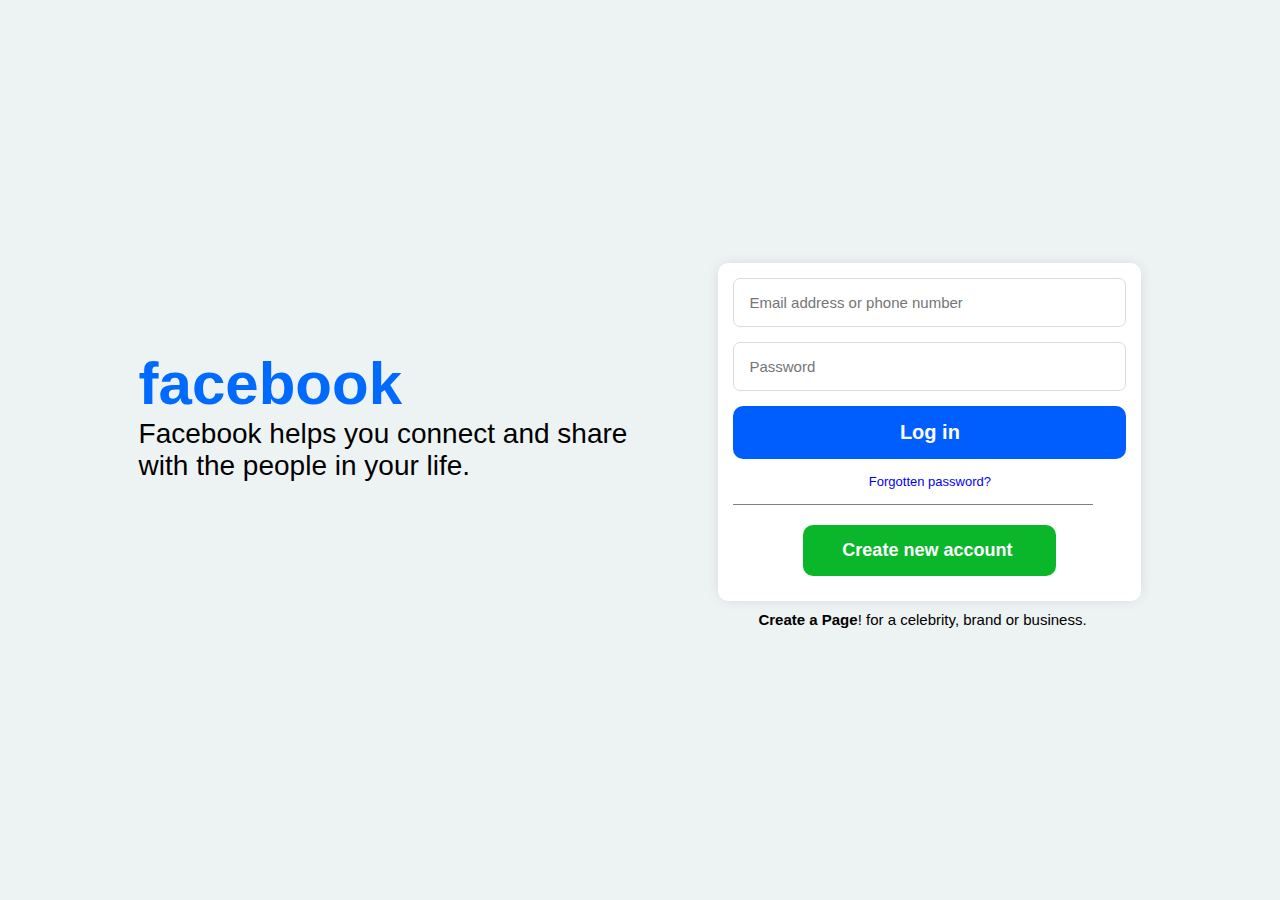
<file: Facebook/index.html>
<!doctype html>
<html>

<head>
    <title>Facebook - log in or sign up</title>
    <link rel="stylesheet" href="facebook.css">
    <link rel="icon" href="./facebook-icon.png" type="image/x-icon" />
</head>

<body>
    <main>
        <aside>
            <h1>facebook</h1>
            <p>Facebook helps you connect and share with the people in your life.</p>
        </aside>
        <section id="login">
            <form>
                <input type="text" id="email" placeholder="Email address or phone number">
                <input type="password"id="pass" placeholder="Password" size="38">
                <input type="button" id="bt1" value="Log in">
                <a style="text-align: center;" href="">Forgotten password?</a>
                <div id="line"></div>
                <input type="button" id="bt2" value="Create new account ">
            </form>
            
            <p class="foot"><a class="foot"href="" style="font-weight: bold;">Create a Page</a>! for a celebrity, brand or business.</p>

        </section>

    </main>
</body>

</html>
</file>
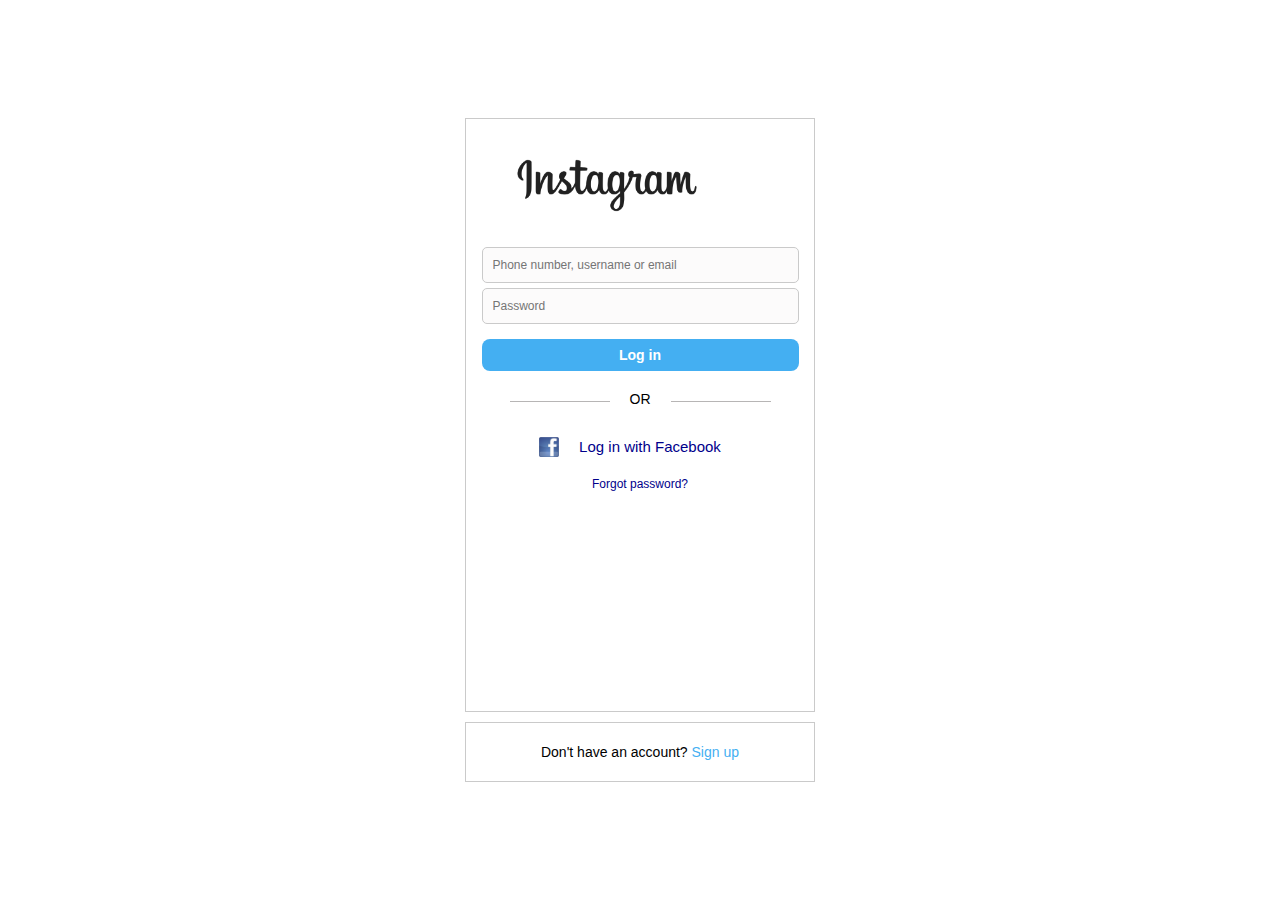
<file: Insta_login/index.html>
<!DOCTYPE html>
<html lang="en">
<head>
    <meta charset="UTF-8">
    <meta name="viewport" content="width=device-width, initial-scale=1.0">
    <title>Instagram</title>
    <link rel="stylesheet" href="index.css"></li>
</head>
<body>
    <main>
        <section id="login1">
            <form action="">
                <img id="Main_image" src="Instagram_logo.svg.png" alt="">
                <input type="text" placeholder="Phone number, username or email" size="40">
                <input type="password" placeholder="Password">
                <button>Log in</button>
            </form>
            <div id="hor">
                <div class="line"></div>
                <p>OR</p>
                <div class="line"></div>
            </div>
            <article>
                <img id="Fb_logo" src="th.jpg" alt="">
                <p id="fb">Log in with Facebook</p>
            </article>
            <a id="forgot">Forgot password?</a>
        </section>
        <section id="bottom">
            <p>Don't have an account? <a id="signup">Sign up</a></p>
        </section>
    </main>
</body>
</html>
</file>
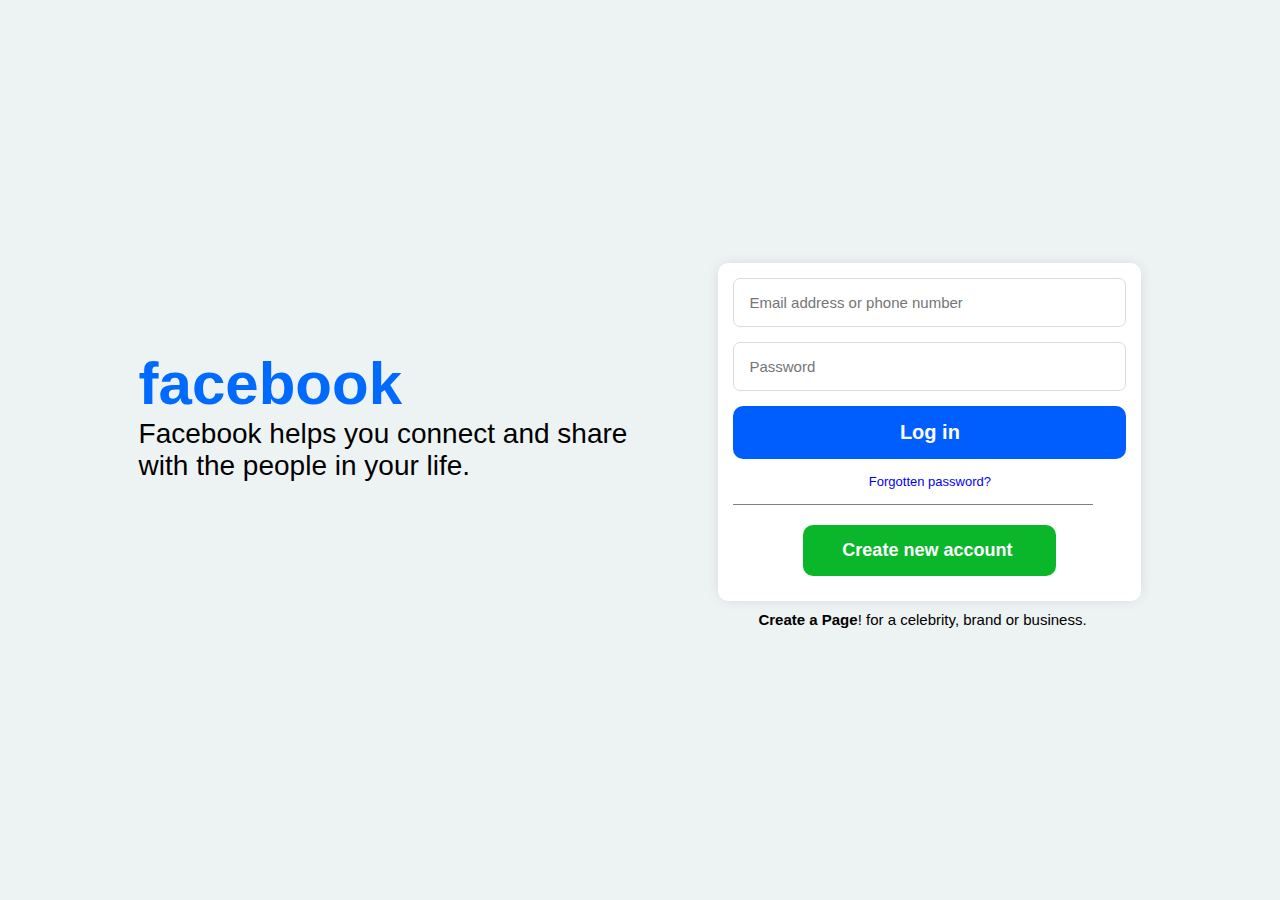
<file: Facebook/facebook.html>
<!doctype html>
<html>

<head>
    <title>Facebook - log in or sign up</title>
    <link rel="stylesheet" href="facebook.css">
</head>

<body>
    <main>
        <aside>
            <h1>facebook</h1>
            <p>Facebook helps you connect and share with the people in your life.</p>
        </aside>
        <section id="login">
            <form>
                <input type="text" id="email" placeholder="Email address or phone number">
                <input type="password"id="pass" placeholder="Password" size="38">
                <input type="button" id="bt1" value="Log in">
                <a style="text-align: center;" href="">Forgotten password?</a>
                <div id="line"></div>
                <input type="button" id="bt2" value="Create new account ">
            </form>
            
            <p class="foot"><a class="foot"href="" style="font-weight: bold;">Create a Page</a>! for a celebrity, brand or business.</p>

        </section>

    </main>
</body>

</html>
</file>
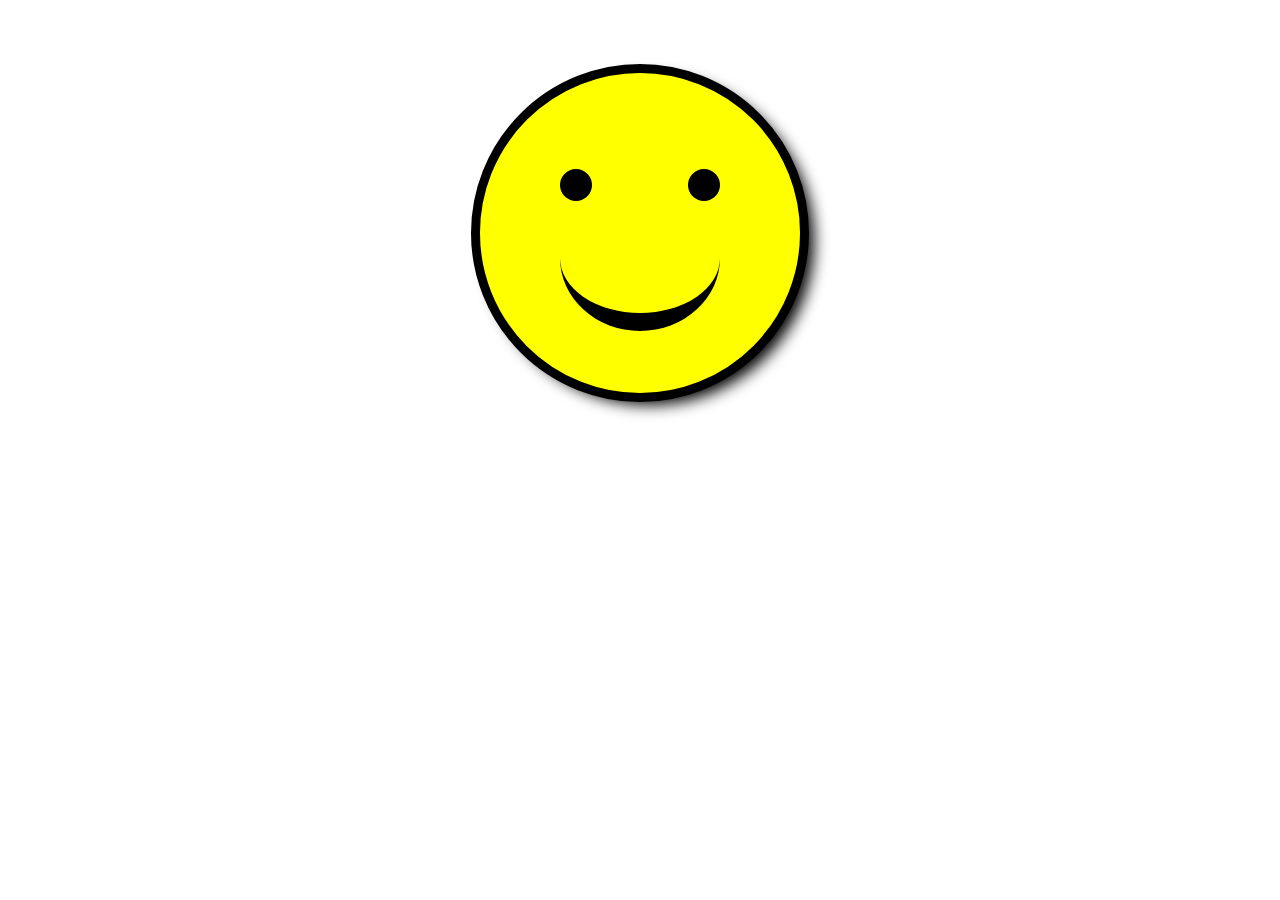
<file: Tasks/emoji.html>
<!DOCTYPE html>
<html lang="en">
<head>
    <meta charset="UTF-8">
    <meta name="viewport" content="width=device-width, initial-scale=2.0">
    <title>Smiley</title>
    <style>
    body{
        margin: 0%;
        padding: 0%;
        box-sizing: border-box;
    }
    .main{
        display: flex;
        justify-content: center;
        align-items: center;
    }
    .container{
        aspect-ratio: 1/1;
        margin-top: 5%;
        position: relative;
        height: 60%;
        width: 25%;
        border: 1vh solid black;
        border-radius: 50%;
        background-color: yellow;
        box-shadow: 10px 8px 15px -5px;
    }
    .eye1{
        position: absolute;
        height: 10%;
        width: 10%;
        top: 30%;
        left: 25%;
        background-color: black;
        border-radius: 50%;
    }
    .eye2{
        position: absolute;
        height: 10%;
        width: 10%;
        top: 30%;
        right: 25%;
        background-color: black;
        border-radius: 50%;
    }
    .smile{
        position: absolute;
        height: 40%;
        width: 50%;
        top: 35%;
        left: 25%;
        border-bottom: 2vh solid black;
        border-radius: 50%;
    }
</style>
</head>
<body>
    <div class="main">
        <div class="container">
            <div class="eye1"></div>
            <div class="eye2"></div>
            <div class="smile"></div>
        </div>
    </div>
</body>
</html>
</file>
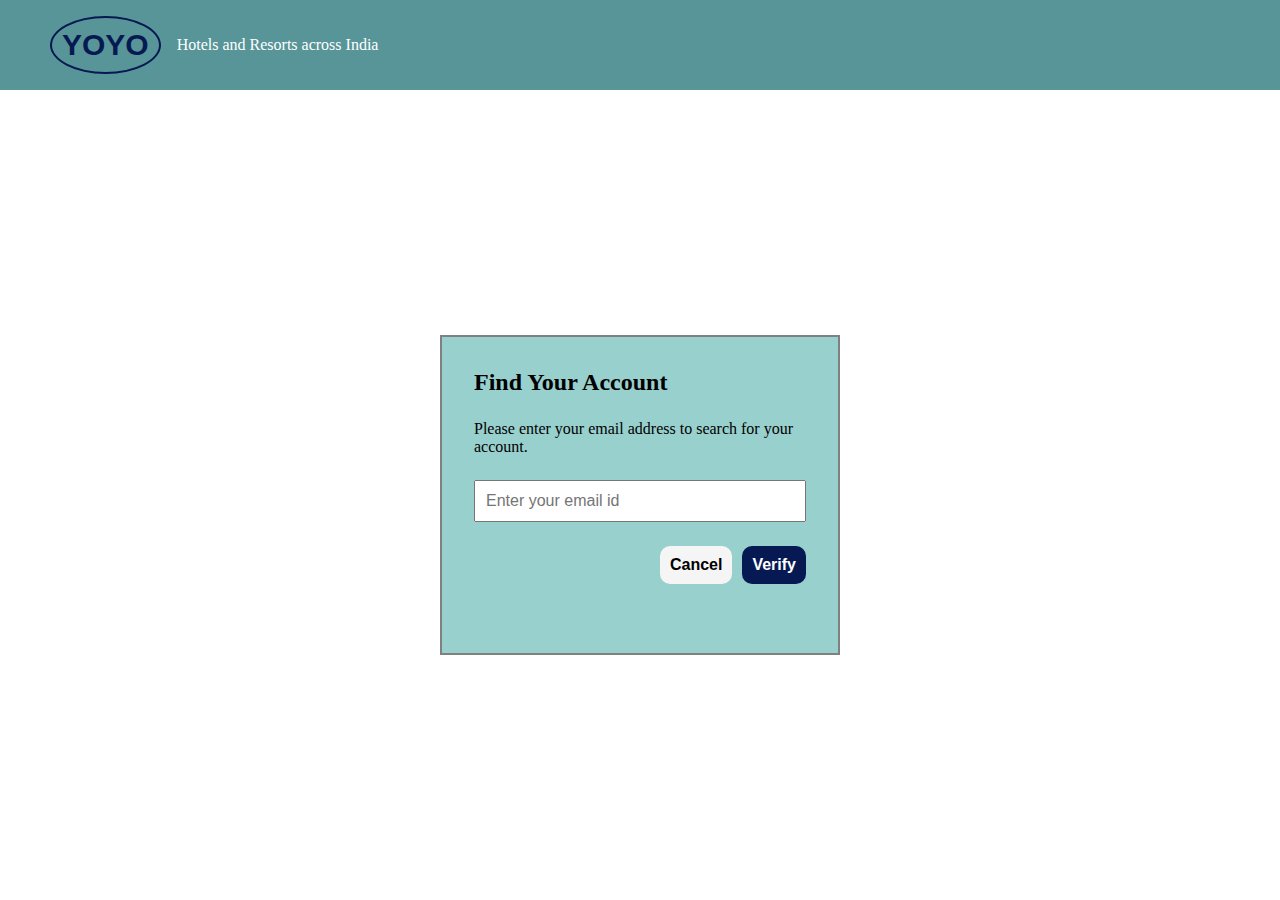
<file: Vit rooms/forgotPassword.html>
<!DOCTYPE html>
<html lang="en">
<head>
    <meta charset="UTF-8">
    <meta name="viewport" content="width=device-width, initial-scale=1.0">
    <title>YOYO-Forgot Password</title>
    <link rel="stylesheet" href="./forgotPassword.css">
</head>
<body>
    <main>
        <header>
            <div class="logo">YOYO</div>
            <p class="head_txt">Hotels and Resorts across India</p>
        </header>
        <section>
            <form action="">
                <h2>Find Your Account</h2>
                <p>Please enter your email address to search for your account.</p>
                <input type="email" placeholder="Enter your email id">
                <div><button class="btn1"><a href="./login.html">Cancel</a></button><button class="btn2"><a href="./resetPassword.html">Verify</a></button></div>
            </form>
        </section>
    </main>
</body>
</html>
</file>
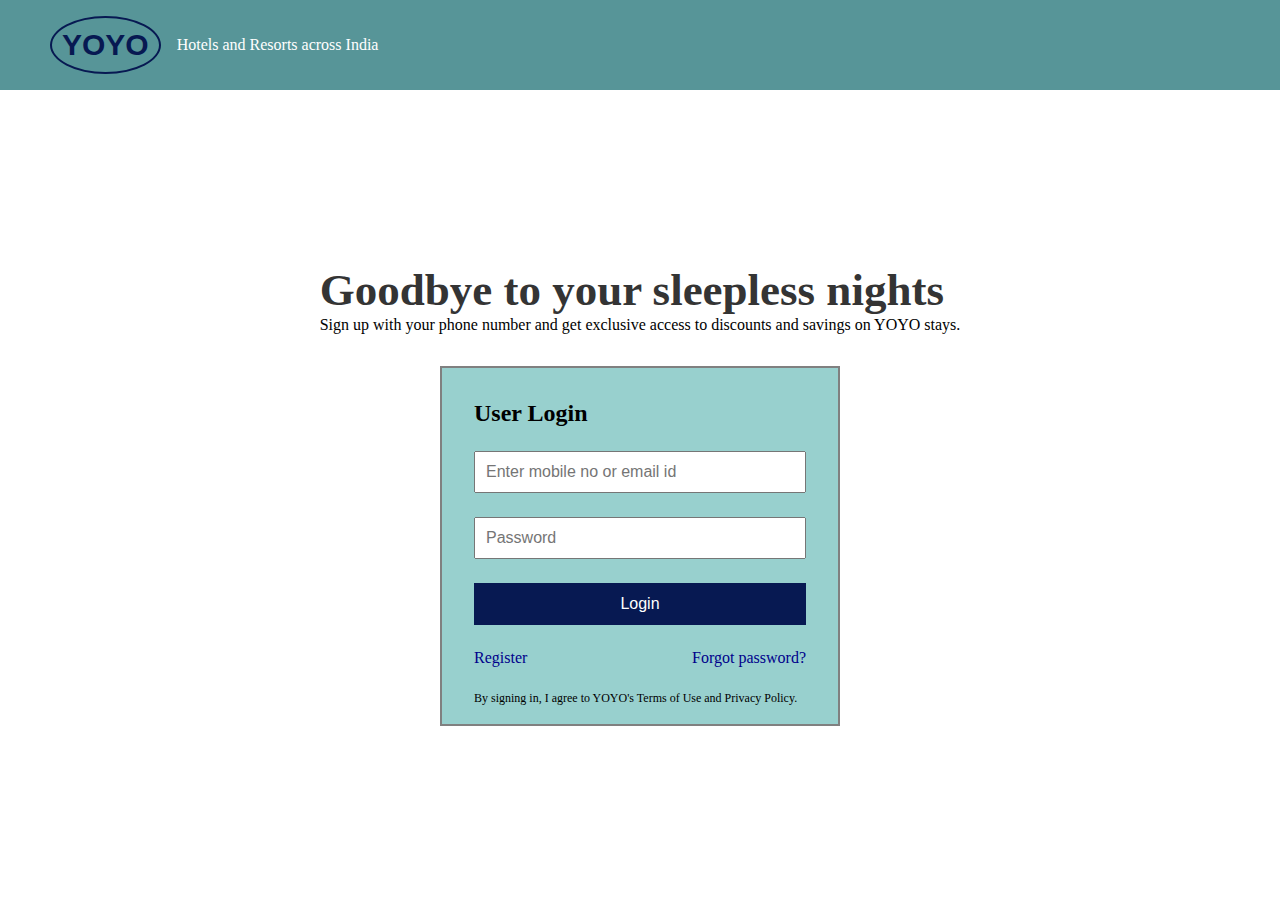
<file: Vit rooms/login.html>
<!DOCTYPE html>
<html lang="en">
<head>
    <meta charset="UTF-8">
    <meta name="viewport" content="width=device-width, initial-scale=1.0">
    <title>YOYO Login</title>
    <link rel="stylesheet" href="login.css">
</head>
<body>
    <main>
        <header>
            <div class="logo">YOYO</div>
            <p class="head_txt">Hotels and Resorts across India</p>
        </header>
        <section>
            <div class="main_txt">
                <h2>Goodbye to your sleepless nights</h2>
                <span>Sign up with your phone number and get exclusive access to discounts and savings on YOYO stays.</span>
            </div>
            <form action="">
                <h4>User Login</h4>
                <input type="email" placeholder="Enter mobile no or email id">
                <input type="password" placeholder="Password">
                <button><a href="./yoyoUser.html">Login</a></button>
                <div class="ref">
                    <a href="register.html">Register</a><a href="./forgotPassword.html">Forgot password?</a>
                </div>
                <p>By signing in, I agree to YOYO's Terms of Use and Privacy Policy.</p>
            </form>
        </section>
    </main>
</body>
</html>
</file>
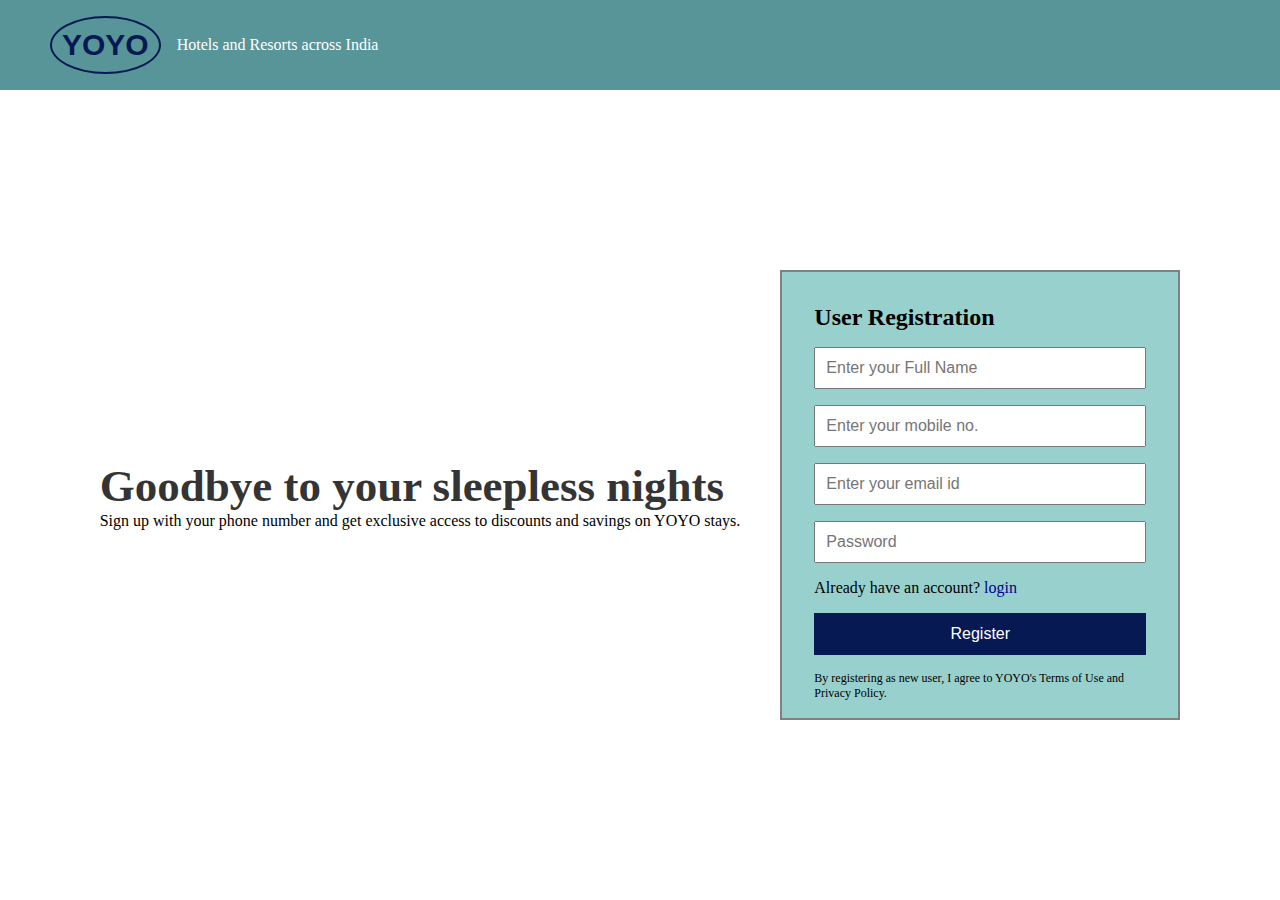
<file: Vit rooms/register.html>
<!DOCTYPE html>
<html lang="en">
<head>
    <meta charset="UTF-8">
    <meta name="viewport" content="width=device-width, initial-scale=1.0">
    <title>YOYO User Registration</title>
    <link rel="stylesheet" href="./register.css">
</head>
<body>
    <main>
        <header>
            <div class="logo">YOYO</div>
            <p class="head_txt">Hotels and Resorts across India</p>
        </header>
        <section>
            <div class="main_txt">
                <h2>Goodbye to your sleepless nights</h2>
                <span>Sign up with your phone number and get exclusive access to discounts and savings on YOYO stays.</span>
            </div>
            <form action="">
                <h4>User Registration</h4>
                <input type="text" placeholder="Enter your Full Name">
                <input type="number" placeholder="Enter your mobile no.">
                <input type="email" placeholder="Enter your email id">
                <input type="password" placeholder="Password">
                <div class="ref"> Already have an account? <a href="login.html">login</a></div>
                <button><a href="./login.html">Register</a></button>
                <p>By registering as new user, I agree to YOYO's Terms of Use and Privacy Policy.</p>
            </form>
        </section>
    </main>
</body>
</html>
</file>
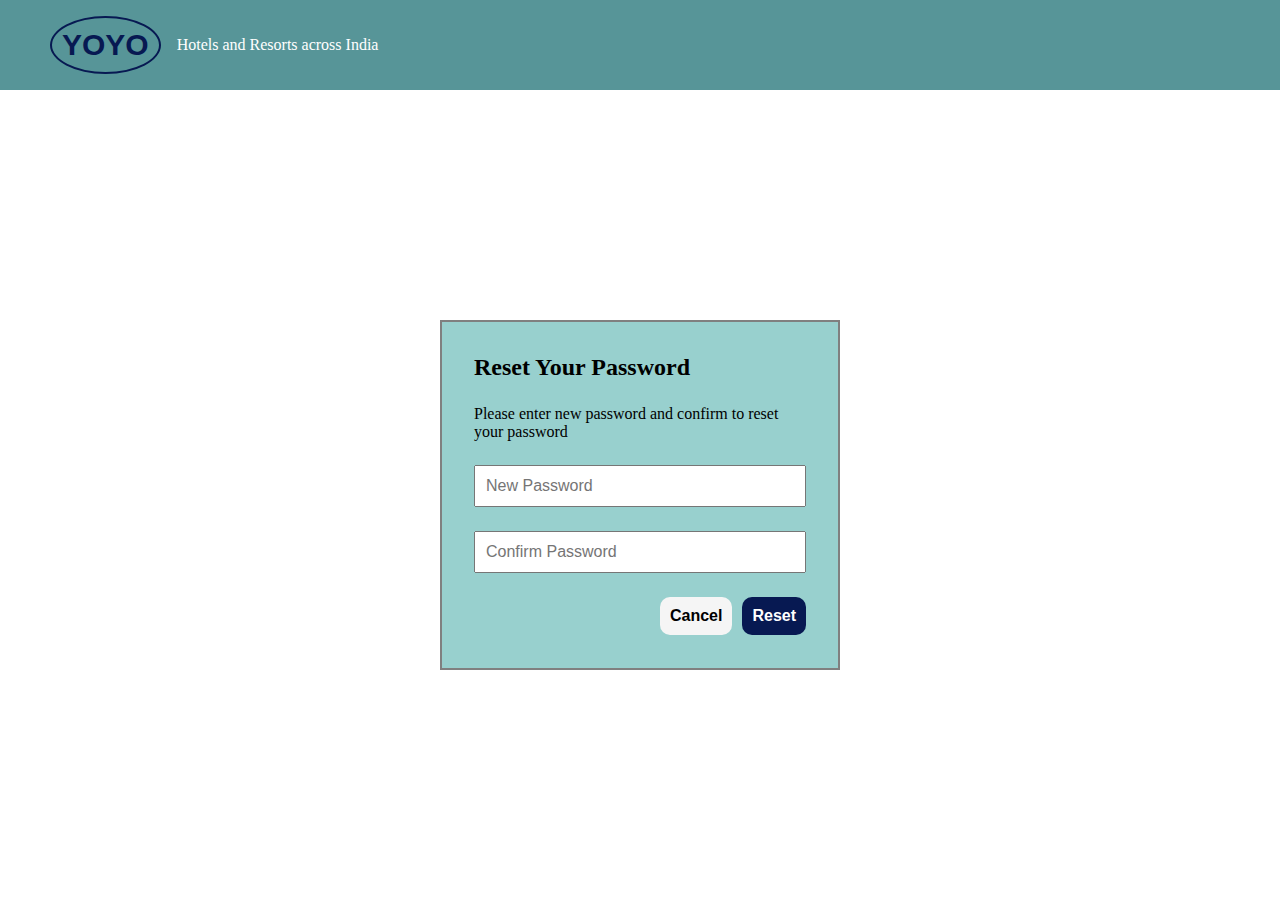
<file: Vit rooms/resetPassword.html>
<!DOCTYPE html>
<html lang="en">
<head>
    <meta charset="UTF-8">
    <meta name="viewport" content="width=device-width, initial-scale=1.0">
    <title>YOYO-Reset Password</title>
    <link rel="stylesheet" href="./resetPassword.css">
</head>
<body>
    <main>
        <header>
            <div class="logo">YOYO</div>
            <p class="head_txt">Hotels and Resorts across India</p>
        </header>
        <section>
            <form action="">
                <h2>Reset Your Password</h2>
                <p>Please enter new password and confirm to reset your password</p>
                <input type="password" placeholder="New Password">
                <input type="password" placeholder="Confirm Password">
                <div><button class="btn1"><a href="./forgotPassword.html">Cancel</a></button><button class="btn2"><a href="./login.html">Reset</a></button></div>
            </form>
        </section>
    </main>
    
</body>
</html>
</file>
<file: Facebook/facebook.css>
body{
    background-color:rgb(237, 242, 242); 
    font-family:'Segoe UI', Tahoma, Geneva, Verdana, sans-serif ;
}
main{
    display: flex;
    justify-content: center;
    align-items: center;
    height: 95vh;
    padding: 10px;
}
h1{
    font-size: 60px;
    font-weight: bold;
    color: rgb(0, 106, 255);
    margin: 0%;
}
p{
    font-size: 28px;
    color: black;
    font-weight: 400;
    padding-right: 2rem;
    margin: 0%;
}
form{
    background-color: white;
    display: flex;
    flex-direction: column;
    justify-content: center;
    padding: 15px;
    border-radius: 10px;
    box-shadow: 0px 0px 15px -5px rgb(193, 193, 193);
}
#bt1{
    background: rgb(0, 94, 255);
    color: white;
    padding: 15px;
    font-size: 15px;
    border-radius: 10px;
    border: none;
    font-size: 20px;
    font-weight: bold;
    margin-bottom: 15px;
}
#bt2{
    background: rgb(10, 183, 42);
    color: rgb(255, 255, 255);
    padding: 15px;
    font-size: 18px;
    border-radius: 10px;
    border: none;
    margin-left: 70px;
    margin-right: 70px;
    margin-top: 20px;
    margin-bottom: 10px;
    font-weight: bold;
}
#email,#pass{
    padding: 15px;
    font-style: bold;
    font-size: 15px;
    border-radius: 7px;
    border: 1px groove rgb(220, 219, 219);
    margin-bottom: 15px;
    outline-color: blue;
}
a{
    color:blue;
    margin-bottom: 15px;
    text-decoration: none;
    font-size: 13px;

}
.foot{
    font-size: 15px;
    color: black;
    margin-left: 20px;
    margin-top: 10px;
}
aside{
    width: 45%;
    padding-bottom: 2.5rem;
    margin-right: 20px;
    margin-bottom: 20px;
}
#line{
    height: 0.5px;
    width: 360px;
    background-color: gray;
}
</file>
<file: Insta_login/index.css>
*{
    margin: 0;
    padding: 0;
    box-sizing: border-box;
    font-family:'Segoe UI', Tahoma, Geneva, Verdana, sans-serif ;
}
#Main_image{
    width: 250px;
    padding: 30px;
}
main{
    display: flex;
    flex-direction: column;
    justify-content: center;
    align-items: center;
    height: 100vh;
}
#login1{
    display: flex;
    flex-direction: column;
    align-items: center;
    height: 66vh;
    border: 1px groove rgb(202, 202, 202);
    width: 350px;
}
form{
    display: flex;
    flex-direction: column;    
}
#Fb_logo{
    width: 20px;
}
article{
    display: flex;
    justify-content: center;
    align-items: center;
    padding: 10px;
    margin-top: 10px;
}
input{
    padding: 10px;
    font-style: bold;
    font-size: 12px;
    border-radius: 5px;
    border: 1px solid rgb(202, 202, 202);
    margin-bottom: 5px;
    background-color: rgba(247, 245, 245, 0.413);
}
button{
    color: white;
    padding: 8px;
    font-size: 14px;
    font-weight: 600;
    border-radius: 8px;
    border: none;
    margin-top: 10px;
    margin-bottom: 10px;
    background-color: rgb(68, 175, 242);
}
.line{
    width: 100px;
    height: 1px;
    margin-top: 10px;
    background-color: rgb(183, 181, 181);;
}
#hor{
    display: flex;
    margin-top: 10px;
    margin-bottom: 10px;
}
p{
    margin: 0 20px;
    font-size: 14px;
}
a{
    text-decoration: none;
    margin-top: 10px;
}
#bottom{
    display: flex;
    justify-content:center;
    align-items: center;
    margin-top: 10px;
    border: 1px groove rgb(202, 202, 202);
    width: 350px;
    height: 60px;
}
#fb{
    color: darkblue;
    font-size: 15px;
    font-weight: 500;
}
#forgot{
    font-size: 12px;
    color: darkblue
}
#signup{
    font-weight: 500;
    font-size: 14px;
    color: rgb(68, 175, 242);
}
</file>
<file: Vit rooms/forgotPassword.css>
*{
    margin: 0;
    padding: 0;
    box-sizing: border-box;
}
main{
    height: 100vh;
    width: 100vw;
    background: url(https://comfortbeddings.in/cdn/shop/products/Aqua_373a69e1-7851-4eb1-862e-612816b4052a_1200x1000.jpg?v=1683276614);
    background-repeat: no-repeat;
    background-size: cover;
}
header{
    height: 10vh;
    display: flex;
    justify-content: start;
    align-items: center;
    background-color: #0b656ab0;
    gap: 1rem;
    padding: 0 50px 0 50px;
}
.logo{
    font-size: 30px;
    font-weight: bolder;
    font-family:'Gill Sans', 'Gill Sans MT', Calibri, 'Trebuchet MS', sans-serif;
    color: #071952;
    border: 2px solid;
    padding: 10px;
    border-radius: 50%;
}
.head_txt{
    font-size: medium;
    color: white;
}
section{
    height: 90vh;
    width: 100vw;
    display: flex;
    justify-content: center;
    align-items: center;
    gap: 2.5rem;
}
form{
    height: 320px;
    width: 400px;
    border: 2px solid gray;
    padding: 2rem;
    display: flex;
    flex-direction: column;
    gap: 1.5rem;
    background-color: #35a29e82;
}
input{
    font-size: 16px;
    padding: 10px;
}
form div{
    display: flex;
    justify-content: end;
    gap: 10px;
}
.btn1{
    font-size: 16px;
    font-weight: 600;
    background-color: whitesmoke;
    padding: 10px;
    border: none;
    border-radius: 10px;
}
.btn2{
    font-size: 16px;
    font-weight: 600;
    background-color: #071952;
    padding: 10px;
    border: none;
    border-radius: 10px;
}
.btn1 a{
    text-decoration: none;
    color: black;
}
a{
    text-decoration: none;
    color: white;
}
</file>
<file: Vit rooms/login.css>
*{
    margin: 0;
    padding: 0;
    box-sizing: border-box;
}
main{
    height: 100vh;
    width: 100vw;
    background: url(https://comfortbeddings.in/cdn/shop/products/Aqua_373a69e1-7851-4eb1-862e-612816b4052a_1200x1000.jpg?v=1683276614);
    background-repeat: no-repeat;
    background-size: cover;
}
header{
    height: 10vh;
    display: flex;
    justify-content: start;
    align-items: center;
    background-color: #0b656ab0;
    gap: 1rem;
    padding: 0 50px 0 50px;
}
.logo{
    font-size: 30px;
    font-weight: bolder;
    font-family:'Gill Sans', 'Gill Sans MT', Calibri, 'Trebuchet MS', sans-serif;
    color: #071952;
    border: 2px solid;
    padding: 10px;
    border-radius: 50%;
}
.head_txt{
    font-size: medium;
    color: white;
}
section{
    height: 90vh;
    width: 100vw;
    display: flex;
    flex-direction: column;
    justify-content: center;
    align-items: center;
    gap: 2rem;
}
.main_txt{
    width: auto;
}
h2{
    font-size: 45px;
    color:#343434 ;
}
form{
    height: 360px;
    width: 400px;
    border: 2px solid gray;
    padding: 2rem;
    display: flex;
    flex-direction: column;
    gap: 1.5rem;
    background-color: #35a29e82;
}
h4{
    font-size: 24px;
}
input{
    font-size: 16px;
    padding: 10px;
}
button{
    padding: 12px;
    border: none;
    background-color:#071952;
}
button a{
    font-size: 16px;
    text-decoration: none;
    color: white;
}
.ref{
    display: flex;
    justify-content: space-between;
}
a{
    text-decoration: none;
    color: darkblue;
}
p{
    font-size: 12px;
}
</file>
<file: Vit rooms/register.css>
*{
    margin: 0;
    padding: 0;
    box-sizing: border-box;
}
main{
    height: 100vh;
    width: 100vw;
    background: url(https://comfortbeddings.in/cdn/shop/products/Aqua_373a69e1-7851-4eb1-862e-612816b4052a_1200x1000.jpg?v=1683276614);
    background-repeat: no-repeat;
    background-size: cover;
}
header{
    height: 10vh;
    display: flex;
    justify-content: start;
    align-items: center;
    background-color: #0b656ab0;
    gap: 1rem;
    padding: 0 50px 0 50px;
}
.logo{
    font-size: 30px;
    font-weight: bolder;
    font-family:'Gill Sans', 'Gill Sans MT', Calibri, 'Trebuchet MS', sans-serif;
    color: #071952;
    border: 2px solid;
    padding: 10px;
    border-radius: 50%;
}
.head_txt{
    font-size: medium;
    color: white;
}
section{
    height: 90vh;
    width: 100vw;
    display: flex;
    justify-content: center;
    align-items: center;
    gap: 2.5rem;
}
.main_txt{
    width: auto;
}
h2{
    font-size: 45px;
    color:#343434 ;
}
form{
    height: 450px;
    width: 400px;
    border: 2px solid gray;
    padding: 2rem;
    display: flex;
    flex-direction: column;
    gap: 1rem;
    background-color: #35a29e82;
}
h4{
    font-size: 24px;
}
input{
    font-size: 16px;
    padding: 10px;
}
button{
    padding: 12px;
    border: none;
    background-color:#071952;
}
button a{
    font-size: 16px;
    color: white;
}
a{
    text-decoration: none;
    color: darkblue;
}
p{
    font-size: 12px;
}
</file>
<file: Vit rooms/resetPassword.css>
*{
    margin: 0;
    padding: 0;
    box-sizing: border-box;
}
main{
    height: 100vh;
    width: 100vw;
    background: url(https://comfortbeddings.in/cdn/shop/products/Aqua_373a69e1-7851-4eb1-862e-612816b4052a_1200x1000.jpg?v=1683276614);
    background-repeat: no-repeat;
    background-size: cover;
}
header{
    height: 10vh;
    display: flex;
    justify-content: start;
    align-items: center;
    background-color: #0b656ab0;
    gap: 1rem;
    padding: 0 50px 0 50px;
}
.logo{
    font-size: 30px;
    font-weight: bolder;
    font-family:'Gill Sans', 'Gill Sans MT', Calibri, 'Trebuchet MS', sans-serif;
    color: #071952;
    border: 2px solid;
    padding: 10px;
    border-radius: 50%;
}
.head_txt{
    font-size: medium;
    color: white;
}
section{
    height: 90vh;
    width: 100vw;
    display: flex;
    justify-content: center;
    align-items: center;
    gap: 2.5rem;
}
form{
    height: 350px;
    width: 400px;
    border: 2px solid gray;
    padding: 2rem;
    display: flex;
    flex-direction: column;
    gap: 1.5rem;
    background-color: #35a29e82;
}
input{
    font-size: 16px;
    padding: 10px;
}
form div{
    display: flex;
    justify-content: end;
    gap: 10px;
}
.btn1{
    font-size: 16px;
    font-weight: 600;
    background-color: whitesmoke;
    padding: 10px;
    border: none;
    border-radius: 10px;
}
.btn2{
    font-size: 16px;
    font-weight: 600;
    background-color: #071952;
    padding: 10px;
    border: none;
    border-radius: 10px;
}
.btn1 a{
    text-decoration: none;
    color: black;
}
a{
    text-decoration: none;
    color: white;
}
</file>
